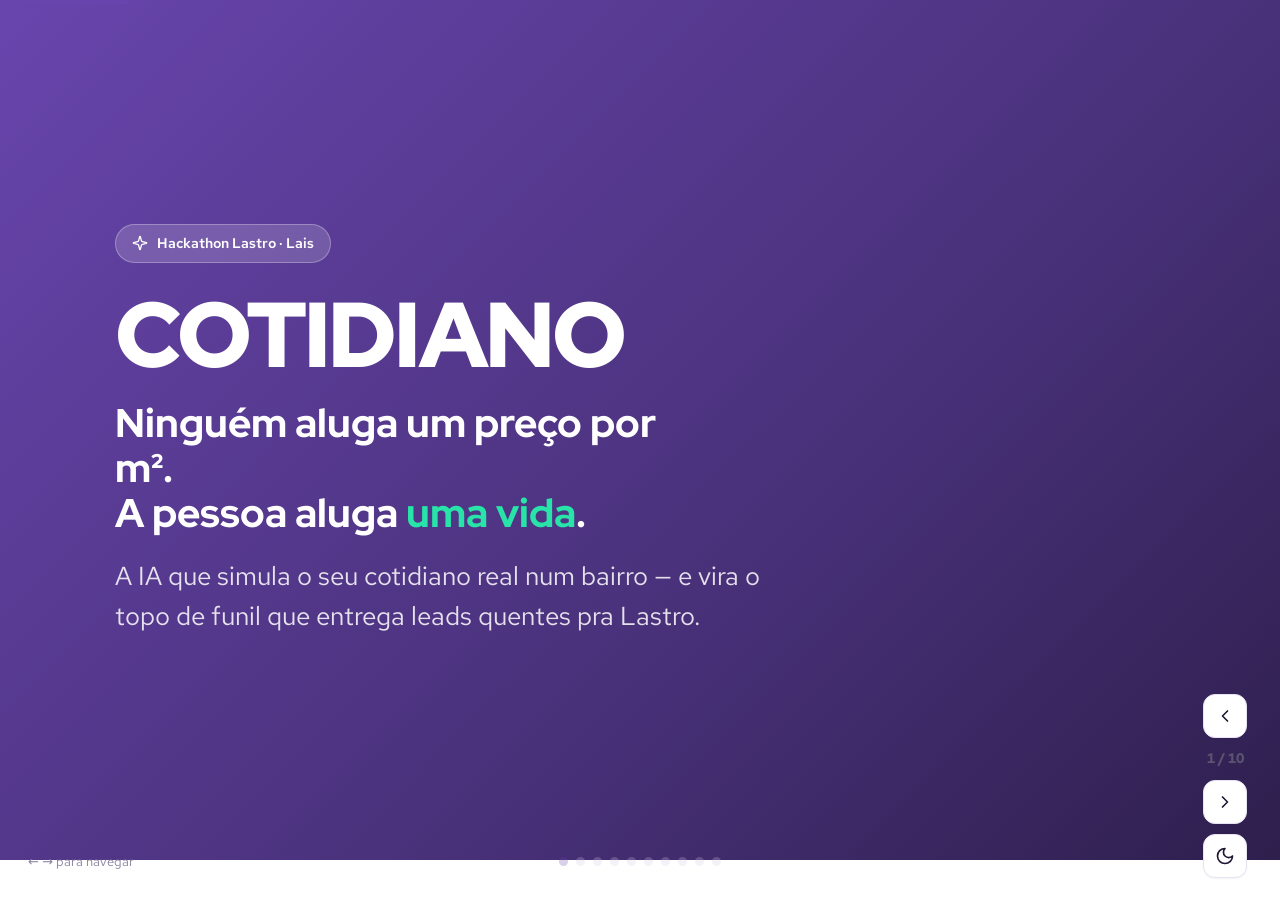
<file: web/pitch.html>
<!DOCTYPE html>
<html lang="pt-BR" data-theme="light">
<head>
  <meta charset="UTF-8" />
  <meta name="viewport" content="width=device-width, initial-scale=1.0" />
  <title>COTIDIANO — Pitch</title>
  <link rel="preconnect" href="https://fonts.googleapis.com" />
  <link rel="preconnect" href="https://fonts.gstatic.com" crossorigin />
  <link href="https://fonts.googleapis.com/css2?family=Red+Hat+Display:wght@400;500;600;700;800;900&family=Red+Hat+Text:wght@400;500;600;700&display=swap" rel="stylesheet" />
  <link rel="stylesheet" href="style.css" />
  <style>
    body { overflow: hidden; }
    .progress { position: fixed; top: 0; left: 0; height: 4px; background: var(--accent); z-index: 50; transition: width .4s ease; }
    .deck { position: relative; height: 100vh; }
    .slide { position: absolute; inset: 0; display: flex; flex-direction: column; justify-content: center;
      padding: 8vh 9vw; opacity: 0; visibility: hidden; transform: translateY(16px);
      transition: opacity .45s ease, transform .45s ease, visibility .45s; overflow-y: auto; }
    .slide.active { opacity: 1; visibility: visible; transform: none; }
    .slide.hero { background: var(--bg-hero); color: var(--text-inverse); }
    .slide.hero .s-tag, .slide.hero h1, .slide.hero h2, .slide.hero p { color: #fff; }

    .s-tag { display: inline-flex; align-items: center; gap: 8px; color: var(--accent); font-weight: 700;
      font-size: 14px; text-transform: uppercase; letter-spacing: .1em; margin-bottom: 18px; }
    .slide.hero .s-tag { color: rgba(255,255,255,.9); }
    .badge { display: inline-flex; align-items: center; gap: 9px; background: rgba(255,255,255,.16);
      border: 1px solid rgba(255,255,255,.28); padding: 8px 16px; border-radius: 999px; font-weight: 600;
      font-size: 14px; margin-bottom: 26px; width: fit-content; }
    .slide h1 { font-size: clamp(40px, 8vw, 92px); font-weight: 900; line-height: .98; letter-spacing: -.03em; }
    .slide h2 { font-size: clamp(28px, 4.6vw, 52px); font-weight: 800; line-height: 1.05; letter-spacing: -.02em; max-width: 20ch; }
    .lead { font-size: clamp(18px, 2.2vw, 26px); color: var(--text-muted); margin-top: 20px; max-width: 40ch; }
    .slide.hero .lead { color: rgba(255,255,255,.85); }
    .tagline { font-family: var(--font-display); font-weight: 800; font-size: clamp(22px, 3.4vw, 40px);
      line-height: 1.12; margin-top: 22px; max-width: 22ch; }
    .quote { font-family: var(--font-display); font-weight: 900; font-size: clamp(30px, 5.5vw, 68px);
      line-height: 1.08; letter-spacing: -.02em; max-width: 16ch; }
    .quote .accent { color: var(--accent); }
    .slide.hero .quote .accent { color: var(--mint); }

    .cards { display: grid; grid-template-columns: repeat(2, 1fr); gap: 18px; margin-top: 30px; max-width: 880px; }
    .pcard { background: var(--card-bg); border: 1px solid var(--border); border-radius: var(--radius);
      padding: 22px; box-shadow: var(--shadow-sm); }
    .slide.hero .pcard { background: rgba(255,255,255,.1); border-color: rgba(255,255,255,.2); }
    .pcard .ic { width: 42px; height: 42px; border-radius: 11px; display: grid; place-items: center;
      background: var(--accent-light); color: var(--accent); margin-bottom: 14px; }
    .slide.hero .pcard .ic { background: rgba(255,255,255,.18); color: #fff; }
    .pcard h3 { font-family: var(--font-display); font-size: 19px; font-weight: 800; margin-bottom: 5px; }
    .pcard p { color: var(--text-muted); font-size: 15px; line-height: 1.45; }
    .slide.hero .pcard p { color: rgba(255,255,255,.82); }

    .points { margin-top: 26px; display: flex; flex-direction: column; gap: 16px; max-width: 720px; }
    .point { display: flex; align-items: flex-start; gap: 14px; font-size: clamp(17px, 2vw, 21px); }
    .point .dot { flex-shrink: 0; width: 30px; height: 30px; border-radius: 9px; display: grid; place-items: center;
      background: var(--accent-light); color: var(--accent); margin-top: 2px; }
    .slide.hero .point .dot { background: rgba(255,255,255,.18); color: #fff; }
    .slide.hero .point { color: rgba(255,255,255,.92); }
    .slide.hero .point b { color: #fff; }
    .point b { font-weight: 700; }

    .big-stat { font-family: var(--font-display); font-weight: 900; font-size: clamp(60px, 11vw, 150px);
      line-height: 1; letter-spacing: -.04em; color: var(--accent); }
    .slide.hero .big-stat { color: var(--mint); }
    .demo-line { margin-top: 26px; padding: 20px 24px; border-radius: var(--radius); background: var(--bg-2);
      border-left: 5px solid var(--accent); max-width: 760px; }
    .demo-line .q { font-family: var(--font-display); font-weight: 800; font-size: clamp(20px, 2.6vw, 30px); }
    .demo-line .a { color: var(--text-muted); margin-top: 8px; font-size: 17px; }

    .chat-eg { margin-top: 12px; background: var(--bg-2); border: 1px solid var(--border); border-radius: 13px;
      border-top-left-radius: 4px; padding: 10px 13px; font-size: 14.5px; font-style: italic; color: var(--text); }
    .pcard .saida { margin-top: 11px; font-size: 15px; color: var(--text-muted); }
    .pcard .saida b { color: var(--accent); font-style: normal; }
    .pcard .num { font-family: var(--font-display); font-weight: 900; color: var(--accent); margin-right: 4px; }

    /* nav */
    .nav { position: fixed; bottom: 22px; right: 28px; display: flex; align-items: center; gap: 10px; z-index: 50; }
    .nav button { width: 44px; height: 44px; border-radius: 12px; border: 1px solid var(--border);
      background: var(--card-bg); color: var(--text); cursor: pointer; display: grid; place-items: center;
      box-shadow: var(--shadow-sm); transition: border-color .15s, color .15s; }
    .nav button:hover { border-color: var(--accent); color: var(--accent); }
    .counter { font-variant-numeric: tabular-nums; font-weight: 700; color: var(--text-muted); font-size: 14px;
      min-width: 54px; text-align: center; }
    .dots { position: fixed; bottom: 30px; left: 50%; transform: translateX(-50%); display: flex; gap: 8px; z-index: 50; }
    .dots i { width: 9px; height: 9px; border-radius: 50%; background: var(--border-strong); cursor: pointer; transition: background .2s, transform .2s; }
    .dots i.on { background: var(--accent); transform: scale(1.25); }
    .hint { position: fixed; bottom: 28px; left: 28px; color: var(--text-dim); font-size: 13px; z-index: 50; }
    .slide.hero ~ .hint { color: var(--text-dim); }

    @media (max-width: 760px) { .cards { grid-template-columns: 1fr; } .dots { display: none; } }
  </style>
</head>
<body>
  <div class="progress" id="progress"></div>
  <div class="deck" id="deck">

    <!-- 1. CAPA -->
    <section class="slide hero active">
      <span class="badge">
        <svg width="16" height="16" viewBox="0 0 24 24" fill="none" stroke="currentColor" stroke-width="2" stroke-linecap="round" stroke-linejoin="round"><path d="M9.937 15.5A2 2 0 0 0 8.5 14.063l-6.135-1.582a.5.5 0 0 1 0-.962L8.5 9.936A2 2 0 0 0 9.937 8.5l1.582-6.135a.5.5 0 0 1 .962 0L14.063 8.5A2 2 0 0 0 15.5 9.937l6.135 1.581a.5.5 0 0 1 0 .964L15.5 14.063a2 2 0 0 0-1.437 1.437l-1.582 6.135a.5.5 0 0 1-.962 0z"/></svg>
        Hackathon Lastro · Lais
      </span>
      <h1>COTIDIANO</h1>
      <p class="tagline">Ninguém aluga um preço por m².<br>A pessoa aluga <span style="color:var(--mint)">uma vida</span>.</p>
      <p class="lead">A IA que simula o seu cotidiano real num bairro — e vira o topo de funil que entrega leads quentes pra Lastro.</p>
    </section>

    <!-- 2. PROBLEMA -->
    <section class="slide">
      <span class="s-tag">
        <svg width="16" height="16" viewBox="0 0 24 24" fill="none" stroke="currentColor" stroke-width="2" stroke-linecap="round" stroke-linejoin="round"><path d="m21.73 18-8-14a2 2 0 0 0-3.48 0l-8 14A2 2 0 0 0 4 21h16a2 2 0 0 0 1.73-3"/><path d="M12 9v4"/><path d="M12 17h.01"/></svg>
        O problema
      </span>
      <h2>Você escolhe pelo aluguel. Você se arrepende pela vida.</h2>
      <div class="points">
        <div class="point"><span class="dot">!</span><span>Condomínio caro, <b>1h30 de trânsito</b>, nenhuma padaria por perto — e um contrato de <b>30 meses</b> preso.</span></div>
        <div class="point"><span class="dot">!</span><span>A pessoa decide olhando o preço do m²… e descobre o <b>custo real da vida</b> tarde demais.</span></div>
        <div class="point"><span class="dot">!</span><span>Pra imobiliária, esse cliente no início da jornada é um <b>lead frio que se perde</b>.</span></div>
      </div>
    </section>

    <!-- 3. SOLUÇÃO -->
    <section class="slide">
      <span class="s-tag">
        <svg width="16" height="16" viewBox="0 0 24 24" fill="none" stroke="currentColor" stroke-width="2" stroke-linecap="round" stroke-linejoin="round"><path d="M12 8V4H8"/><rect width="16" height="12" x="4" y="8" rx="2"/><path d="M2 14h2"/><path d="M20 14h2"/><path d="M15 13v2"/><path d="M9 13v2"/></svg>
        A solução
      </span>
      <h2>A Lais simula o seu cotidiano naquele bairro.</h2>
      <div class="cards">
        <div class="pcard"><div class="ic"><svg width="22" height="22" viewBox="0 0 24 24" fill="none" stroke="currentColor" stroke-width="2" stroke-linecap="round" stroke-linejoin="round"><path d="M21 12V7H5a2 2 0 0 1 0-4h14v4"/><path d="M3 5v14a2 2 0 0 0 2 2h16v-5"/><path d="M18 12a2 2 0 0 0 0 4h4v-4Z"/></svg></div><h3>Custo de vida completo</h3><p>Moradia + condomínio + contas + transporte, com intervalo de confiança. Estimativa transparente.</p></div>
        <div class="pcard"><div class="ic"><svg width="22" height="22" viewBox="0 0 24 24" fill="none" stroke="currentColor" stroke-width="2" stroke-linecap="round" stroke-linejoin="round"><polygon points="3 11 22 2 13 21 11 13 3 11"/></svg></div><h3>Trajeto real</h3><p>Rota por ruas até o <b>seu</b> trabalho — não um endereço genérico.</p></div>
        <div class="pcard"><div class="ic"><svg width="22" height="22" viewBox="0 0 24 24" fill="none" stroke="currentColor" stroke-width="2" stroke-linecap="round" stroke-linejoin="round"><path d="M20 10c0 4.993-5.539 10.193-7.399 11.799a1 1 0 0 1-1.202 0C9.539 20.193 4 14.993 4 10a8 8 0 0 1 16 0Z"/><circle cx="12" cy="10" r="3"/></svg></div><h3>A rotina concreta</h3><p>A padaria que abre 6h, o petshop pro cachorro, o almoço perto do escritório — com nomes reais.</p></div>
        <div class="pcard"><div class="ic"><svg width="22" height="22" viewBox="0 0 24 24" fill="none" stroke="currentColor" stroke-width="2" stroke-linecap="round" stroke-linejoin="round"><path d="m16.24 7.76-1.804 5.411a2 2 0 0 1-1.265 1.265L7.76 16.24l1.804-5.411a2 2 0 0 1 1.265-1.265z"/><circle cx="12" cy="12" r="10"/></svg></div><h3>Score de compatibilidade</h3><p>Uma nota 0–100 ponderada pelo seu perfil: pet, filhos, metrô, orçamento.</p></div>
      </div>
    </section>

    <!-- 4. TRÊS CONVERSAS -->
    <section class="slide">
      <span class="s-tag">
        <svg width="16" height="16" viewBox="0 0 24 24" fill="none" stroke="currentColor" stroke-width="2" stroke-linecap="round" stroke-linejoin="round"><path d="M7.9 20A9 9 0 1 0 4 16.1L2 22Z"/></svg>
        Três conversas com a Laís
      </span>
      <h2>Uma IA, três jeitos de conversar.</h2>
      <div class="cards" style="grid-template-columns:repeat(3,1fr); max-width:1080px">
        <div class="pcard">
          <div class="ic"><svg width="22" height="22" viewBox="0 0 24 24" fill="none" stroke="currentColor" stroke-width="2" stroke-linecap="round" stroke-linejoin="round"><circle cx="11" cy="11" r="8"/><path d="m21 21-4.3-4.3"/></svg></div>
          <h3><span class="num">1 ·</span>Acha meu bairro</h3>
          <div class="chat-eg">"Tenho R$ 5 mil e trabalho na Faria Lima."</div>
          <p class="saida">→ Ela <b>recomenda</b> os bairros que cabem no bolso e ficam perto do seu trabalho.</p>
        </div>
        <div class="pcard">
          <div class="ic"><svg width="22" height="22" viewBox="0 0 24 24" fill="none" stroke="currentColor" stroke-width="2" stroke-linecap="round" stroke-linejoin="round"><path d="m3 9 9-7 9 7v11a2 2 0 0 1-2 2H5a2 2 0 0 1-2-2z"/><polyline points="9 22 9 12 15 12 15 22"/></svg></div>
          <h3><span class="num">2 ·</span>Como seria minha vida</h3>
          <div class="chat-eg">"Já escolhi Pinheiros. Como é o dia a dia?"</div>
          <p class="saida">→ Ela <b>desenha sua rotina</b>: padaria, trajeto, pet e o almoço perto do escritório — com nomes reais.</p>
        </div>
        <div class="pcard">
          <div class="ic"><svg width="22" height="22" viewBox="0 0 24 24" fill="none" stroke="currentColor" stroke-width="2" stroke-linecap="round" stroke-linejoin="round"><path d="M4 14a1 1 0 0 1-.78-1.63l9.9-10.2a.5.5 0 0 1 .86.46l-1.92 6.02A1 1 0 0 0 13 10h7a1 1 0 0 1 .78 1.63l-9.9 10.2a.5.5 0 0 1-.86-.46l1.92-6.02A1 1 0 0 0 11 14z"/></svg></div>
          <h3><span class="num">3 ·</span>E se…? <span style="font-size:13px;color:var(--accent)">(agêntica)</span></h3>
          <div class="chat-eg">"E se fosse R$ 3.500? E indo de bike?"</div>
          <p class="saida">→ Ela <b>recalcula na hora</b>, executando o código. Não decora resposta.</p>
        </div>
      </div>
    </section>

    <!-- 5. DEMO / WOW -->
    <section class="slide">
      <span class="s-tag">
        <svg width="16" height="16" viewBox="0 0 24 24" fill="none" stroke="currentColor" stroke-width="2" stroke-linecap="round" stroke-linejoin="round"><circle cx="12" cy="12" r="10"/><polygon points="10 8 16 12 10 16 10 8"/></svg>
        Demo ao vivo
      </span>
      <h2>Uma IA agêntica que <span style="color:var(--accent)">recalcula de verdade</span>.</h2>
      <div class="demo-line">
        <div class="q">"E se meu orçamento caísse pra R$ 3.500?"</div>
        <div class="a">→ A Lais <b>recomputa os bairros na hora</b>. Ela executa o motor de cálculo — não decora resposta.</div>
      </div>
      <p class="lead">Dois modos: ela te <b>recomenda</b> o bairro ideal, ou você <b>dá um local</b> e ela conta como seria viver ali.</p>
    </section>

    <!-- 5. IMPACTO -->
    <section class="slide hero">
      <span class="s-tag">
        <svg width="16" height="16" viewBox="0 0 24 24" fill="none" stroke="currentColor" stroke-width="2" stroke-linecap="round" stroke-linejoin="round"><path d="M3 3v16a2 2 0 0 0 2 2h16"/><path d="m19 9-5 5-4-4-3 3"/></svg>
        Impacto no negócio
      </span>
      <h2>O topo de funil da Lais.</h2>
      <p class="tagline">A Lais <span style="color:var(--mint)">converte</span> leads.<br>O COTIDIANO <span style="color:var(--mint)">gera leads melhores</span> pra ela converter.</p>
      <div class="points" style="margin-top:30px">
        <div class="point"><span class="dot"><svg width="16" height="16" viewBox="0 0 24 24" fill="none" stroke="currentColor" stroke-width="2.5" stroke-linecap="round" stroke-linejoin="round"><path d="M20 6 9 17l-5-5"/></svg></span><span>A pessoa usa de graça, se engaja e <b>deixa o contato</b> pelo relatório.</span></div>
        <div class="point"><span class="dot"><svg width="16" height="16" viewBox="0 0 24 24" fill="none" stroke="currentColor" stroke-width="2.5" stroke-linecap="round" stroke-linejoin="round"><path d="M20 6 9 17l-5-5"/></svg></span><span>O lead chega <b>já qualificado</b>: orçamento, onde trabalha, estilo, bairros que considerou.</span></div>
        <div class="point"><span class="dot"><svg width="16" height="16" viewBox="0 0 24 24" fill="none" stroke="currentColor" stroke-width="2.5" stroke-linecap="round" stroke-linejoin="round"><path d="M20 6 9 17l-5-5"/></svg></span><span><b>Widget embedável</b> no site da imobiliária → gera lead passivamente.</span></div>
      </div>
    </section>

    <!-- 6. VIABILIDADE -->
    <section class="slide">
      <span class="s-tag">
        <svg width="16" height="16" viewBox="0 0 24 24" fill="none" stroke="currentColor" stroke-width="2" stroke-linecap="round" stroke-linejoin="round"><path d="M12 2v4"/><path d="m16.2 7.8 2.9-2.9"/><path d="M18 12h4"/><path d="m16.2 16.2 2.9 2.9"/><path d="M12 18v4"/><path d="m4.9 19.1 2.9-2.9"/><path d="M2 12h4"/><path d="m4.9 4.9 2.9 2.9"/></svg>
        Viabilidade
      </span>
      <h2>Roda hoje. De graça. Sem quebrar.</h2>
      <div class="points">
        <div class="point"><span class="dot">✓</span><span>Ponta a ponta com <b>fallback offline</b> — o demo não trava sem internet.</span></div>
        <div class="point"><span class="dot">✓</span><span>Dados <b>grátis e sem chave</b>: OpenStreetMap (locais), OSRM (rotas), Nominatim (geocoding).</span></div>
        <div class="point"><span class="dot">✓</span><span><b>Honestidade como força</b>: custo é estimativa com intervalo de confiança, nunca "valor oficial".</span></div>
        <div class="point"><span class="dot">✓</span><span><b>Escalável</b>: dados globais → replicável em qualquer cidade.</span></div>
      </div>
    </section>

    <!-- 7. DIFERENCIAÇÃO -->
    <section class="slide hero">
      <p class="quote">Os portais te mostram <span class="accent">imóveis</span>.<br>A gente te mostra a <span class="accent">sua vida</span>.</p>
    </section>

    <!-- 8. VISÃO -->
    <section class="slide">
      <span class="s-tag">
        <svg width="16" height="16" viewBox="0 0 24 24" fill="none" stroke="currentColor" stroke-width="2" stroke-linecap="round" stroke-linejoin="round"><path d="M2 12s3-7 10-7 10 7 10 7-3 7-10 7-10-7-10-7Z"/><circle cx="12" cy="12" r="3"/></svg>
        Pra onde vai
      </span>
      <h2>De lead magnet a plataforma de decisão.</h2>
      <div class="cards">
        <div class="pcard"><h3>Dados mais ricos</h3><p>Google Places (avaliações/horários) e GTFS da SPTrans (trajeto de ônibus real).</p></div>
        <div class="pcard"><h3>Moat de dados</h3><p>"Quanto você paga?" → base própria de custo real, que ninguém tem.</p></div>
        <div class="pcard"><h3>Verticais</h3><p>Relocação corporativa, estudantes, famílias.</p></div>
        <div class="pcard"><h3>B2B2C</h3><p>Widget pras imobiliárias parceiras — aquisição em escala.</p></div>
      </div>
    </section>

    <!-- 9. FECHAMENTO -->
    <section class="slide hero">
      <span class="badge"><svg width="16" height="16" viewBox="0 0 24 24" fill="none" stroke="currentColor" stroke-width="2" stroke-linecap="round" stroke-linejoin="round"><path d="m3 9 9-7 9 7v11a2 2 0 0 1-2 2H5a2 2 0 0 1-2-2z"/><polyline points="9 22 9 12 15 12 15 22"/></svg> COTIDIANO</span>
      <h1 style="font-size:clamp(34px,6vw,72px)">A sua vida,<br>antes de assinar o contrato.</h1>
      <p class="lead">Dado real de localização e rota. IA agêntica por cima. Lead qualificado no fim. Obrigado! 🙌</p>
    </section>

  </div>

  <div class="progress-wrap"></div>
  <div class="dots" id="dots"></div>
  <div class="hint">← → para navegar</div>
  <div class="nav">
    <button id="prev" title="Anterior"><svg width="20" height="20" viewBox="0 0 24 24" fill="none" stroke="currentColor" stroke-width="2" stroke-linecap="round" stroke-linejoin="round"><path d="m15 18-6-6 6-6"/></svg></button>
    <span class="counter" id="counter">1 / 9</span>
    <button id="next" title="Próximo"><svg width="20" height="20" viewBox="0 0 24 24" fill="none" stroke="currentColor" stroke-width="2" stroke-linecap="round" stroke-linejoin="round"><path d="m9 18 6-6-6-6"/></svg></button>
    <button id="theme" title="Tema"><span id="theme-ic"></span></button>
  </div>

  <script>
    const slides = [...document.querySelectorAll(".slide")];
    const dots = document.getElementById("dots");
    let i = 0;
    slides.forEach((_, k) => { const d = document.createElement("i"); d.onclick = () => go(k); dots.appendChild(d); });
    const SUN = '<svg width="20" height="20" viewBox="0 0 24 24" fill="none" stroke="currentColor" stroke-width="2" stroke-linecap="round" stroke-linejoin="round"><circle cx="12" cy="12" r="4"/><path d="M12 2v2"/><path d="M12 20v2"/><path d="m4.93 4.93 1.41 1.41"/><path d="m17.66 17.66 1.41 1.41"/><path d="M2 12h2"/><path d="M20 12h2"/><path d="m6.34 17.66-1.41 1.41"/><path d="m19.07 4.93-1.41 1.41"/></svg>';
    const MOON = '<svg width="20" height="20" viewBox="0 0 24 24" fill="none" stroke="currentColor" stroke-width="2" stroke-linecap="round" stroke-linejoin="round"><path d="M12 3a6 6 0 0 0 9 9 9 9 0 1 1-9-9Z"/></svg>';

    function go(n) {
      i = Math.max(0, Math.min(slides.length - 1, n));
      slides.forEach((s, k) => s.classList.toggle("active", k === i));
      [...dots.children].forEach((d, k) => d.classList.toggle("on", k === i));
      document.getElementById("counter").textContent = `${i + 1} / ${slides.length}`;
      document.getElementById("progress").style.width = `${(i + 1) / slides.length * 100}%`;
    }
    document.getElementById("next").onclick = () => go(i + 1);
    document.getElementById("prev").onclick = () => go(i - 1);
    document.addEventListener("keydown", (e) => {
      if (e.key === "ArrowRight" || e.key === " ") go(i + 1);
      if (e.key === "ArrowLeft") go(i - 1);
    });
    function theme(t) {
      document.documentElement.setAttribute("data-theme", t);
      localStorage.setItem("cotidiano-theme", t);
      document.getElementById("theme-ic").innerHTML = t === "dark" ? SUN : MOON;
    }
    theme(localStorage.getItem("cotidiano-theme") || "light");
    document.getElementById("theme").onclick = () =>
      theme(document.documentElement.getAttribute("data-theme") === "dark" ? "light" : "dark");
    go(0);
  </script>
</body>
</html>
</file>
<file: web/style.css>
/* ===================== DESIGN SYSTEM — Cotidiano ===================== */
/* Tokens de marca (não mudam entre temas) */
:root {
  --brand-900: #2E1F4D;
  --brand-800: #49317A;
  --brand-600: #6845AD;
  --brand-500: #9664FA;
  --brand-300: #EAE0FE;
  --apricot:   #FF793E;
  --mint:      #28E4A8;
  --aqua:      #4DCFFC;

  --radius: 16px;
  --radius-sm: 10px;
  --sidebar-w: 248px;
  --font-display: "Red Hat Display", system-ui, sans-serif;
  --font-text: "Red Hat Text", system-ui, sans-serif;
}

/* -------- Tema CLARO -------- */
[data-theme="light"] {
  --bg: #FFFFFF;
  --bg-2: #F7F5FC;
  --bg-3: #EFEAF8;
  --bg-hero: linear-gradient(135deg, var(--brand-600) 0%, var(--brand-800) 60%, var(--brand-900) 100%);
  --border: #E8E2F2;
  --border-strong: #D2C8E8;
  --text: #1F1633;
  --text-muted: #5B5470;
  --text-dim: #8A82A0;
  --text-inverse: #FFFFFF;
  --accent: var(--brand-600);
  --accent-light: var(--brand-300);
  --card-bg: #FFFFFF;
  --sidebar-bg: #FAF8FE;
  --shadow-sm: 0 1px 2px rgba(46, 31, 77, .06);
  --shadow-md: 0 4px 16px rgba(46, 31, 77, .10);
  --shadow-lg: 0 16px 40px rgba(46, 31, 77, .16);
  --shadow-brand: 0 10px 28px rgba(104, 69, 173, .30);
  --nav-active-bg: var(--brand-300);
}

/* -------- Tema ESCURO -------- */
[data-theme="dark"] {
  --bg: #141021;
  --bg-2: #1C1633;
  --bg-3: #251D42;
  --bg-hero: linear-gradient(135deg, var(--brand-800) 0%, var(--brand-900) 70%, #1B1233 100%);
  --border: #2C2347;
  --border-strong: #463A66;
  --text: #F3EFFB;
  --text-muted: #B8AED0;
  --text-dim: #897F9F;
  --text-inverse: #1F1633;
  --accent: var(--brand-500);
  --accent-light: #2E2350;
  --card-bg: #1C1633;
  --sidebar-bg: #181230;
  --shadow-sm: 0 1px 2px rgba(0, 0, 0, .4);
  --shadow-md: 0 4px 16px rgba(0, 0, 0, .45);
  --shadow-lg: 0 16px 40px rgba(0, 0, 0, .55);
  --shadow-brand: 0 10px 28px rgba(150, 100, 250, .35);
  --nav-active-bg: #2E2350;
}

/* ===================== BASE ===================== */
* { box-sizing: border-box; margin: 0; padding: 0; }

html, body { height: 100%; }

body {
  font-family: var(--font-text);
  background: var(--bg);
  color: var(--text);
  font-size: 15px;
  line-height: 1.55;
  -webkit-font-smoothing: antialiased;
  transition: background .25s ease, color .25s ease;
}

h1, h2, h3, .brand-name { font-family: var(--font-display); letter-spacing: -.02em; }

a { color: inherit; text-decoration: none; }
svg { display: inline-block; vertical-align: middle; }

/* ===================== LAYOUT ===================== */
.layout { display: flex; min-height: 100vh; }

/* -------- Sidebar -------- */
.sidebar {
  width: var(--sidebar-w);
  flex-shrink: 0;
  background: var(--sidebar-bg);
  border-right: 1px solid var(--border);
  padding: 22px 16px;
  display: flex;
  flex-direction: column;
  gap: 8px;
  position: sticky;
  top: 0;
  height: 100vh;
}

.brand {
  display: flex; align-items: center; gap: 10px;
  padding: 6px 10px 18px;
  font-family: var(--font-display);
  font-weight: 800; font-size: 20px;
}
.brand .brand-mark {
  width: 34px; height: 34px; border-radius: 10px;
  display: grid; place-items: center;
  background: var(--bg-hero); color: #fff;
  box-shadow: var(--shadow-brand);
}

.nav { display: flex; flex-direction: column; gap: 4px; }
.nav-item {
  display: flex; align-items: center; gap: 12px;
  padding: 10px 12px; border-radius: var(--radius-sm);
  color: var(--text-muted); font-weight: 600; font-size: 14px;
  transition: background .15s, color .15s;
}
.nav-item:hover { background: var(--bg-3); color: var(--text); }
.nav-item.active { background: var(--nav-active-bg); color: var(--accent); }
[data-theme="dark"] .nav-item.active { color: var(--brand-500); }

.sidebar-footer { margin-top: auto; }
.theme-toggle {
  width: 100%;
  display: flex; align-items: center; gap: 10px;
  padding: 10px 12px; border-radius: var(--radius-sm);
  background: var(--bg-3); border: 1px solid var(--border);
  color: var(--text-muted); font-family: var(--font-text);
  font-weight: 600; font-size: 14px; cursor: pointer;
  transition: background .15s, color .15s;
}
.theme-toggle:hover { color: var(--text); border-color: var(--border-strong); }

/* -------- Main -------- */
.main { flex: 1; min-width: 0; padding: 0 0 64px; }
.container { max-width: 1080px; margin: 0 auto; padding: 0 32px; }

/* -------- Hero -------- */
.hero {
  background: var(--bg-hero);
  color: var(--text-inverse);
  padding: 64px 32px 72px;
  margin-bottom: 40px;
}
.hero .container { display: flex; flex-direction: column; align-items: flex-start; }
.hero-badge {
  display: inline-flex; align-items: center; gap: 8px;
  background: rgba(255, 255, 255, .15);
  border: 1px solid rgba(255, 255, 255, .25);
  color: #fff; backdrop-filter: blur(6px);
  padding: 7px 14px; border-radius: 999px;
  font-weight: 600; font-size: 13px; margin-bottom: 22px;
}
.hero h1 { font-size: 46px; font-weight: 900; line-height: 1.05; color: #fff; max-width: 18ch; }
.hero-sub { margin-top: 18px; font-size: 18px; color: rgba(255, 255, 255, .85); max-width: 52ch; }
.hero .btn { margin-top: 30px; }

/* -------- Sections -------- */
.panel { margin-bottom: 44px; }
.section-tag {
  display: inline-flex; align-items: center; gap: 7px;
  color: var(--accent); font-weight: 700; font-size: 12.5px;
  text-transform: uppercase; letter-spacing: .08em; margin-bottom: 10px;
}
.panel h2 { font-size: 28px; font-weight: 800; margin-bottom: 6px; }
.panel .lead { color: var(--text-muted); margin-bottom: 24px; max-width: 60ch; }

/* ===================== COMPONENTES ===================== */
.btn {
  display: inline-flex; align-items: center; gap: 9px;
  font-family: var(--font-text); font-weight: 700; font-size: 15px;
  padding: 12px 22px; border-radius: var(--radius-sm);
  border: 1px solid transparent; cursor: pointer;
  transition: transform .08s, box-shadow .15s, background .15s;
}
.btn:active { transform: translateY(1px); }
.btn-primary { background: var(--accent); color: #fff; box-shadow: var(--shadow-brand); }
.btn-primary:hover { background: var(--brand-500); }
.btn-light { background: #fff; color: var(--brand-800); box-shadow: var(--shadow-md); }
.btn-ghost { background: var(--bg-3); color: var(--text); border-color: var(--border); }
.btn-ghost:hover { border-color: var(--border-strong); }

.card {
  background: var(--card-bg); border: 1px solid var(--border);
  border-radius: var(--radius); padding: 22px; box-shadow: var(--shadow-sm);
}

.grid-2 { display: grid; grid-template-columns: 340px 1fr; gap: 24px; align-items: start; }

/* Form */
.field { margin-bottom: 16px; }
.field label {
  display: flex; align-items: center; gap: 7px;
  font-weight: 600; font-size: 13px; color: var(--text-muted); margin-bottom: 7px;
}
.field input, .field select {
  width: 100%; padding: 11px 13px;
  background: var(--bg); color: var(--text);
  border: 1px solid var(--border); border-radius: var(--radius-sm);
  font-family: var(--font-text); font-size: 14.5px; font-weight: 500;
  transition: border-color .15s, box-shadow .15s;
}
.field input:focus, .field select:focus {
  outline: none; border-color: var(--accent);
  box-shadow: 0 0 0 3px var(--accent-light);
}
.field .hint { font-size: 12px; color: var(--text-dim); margin-top: 5px; }

/* Métricas / cards de recomendação */
.metrics { display: grid; grid-template-columns: repeat(3, 1fr); gap: 14px; margin: 18px 0; }
.metric { background: var(--bg-2); border: 1px solid var(--border); border-radius: var(--radius-sm); padding: 16px; }
.metric .metric-label { display: flex; align-items: center; gap: 6px; font-size: 12.5px; color: var(--text-dim); font-weight: 600; }
.metric .metric-value { font-family: var(--font-display); font-size: 24px; font-weight: 800; margin-top: 6px; }
.metric .metric-sub { font-size: 12.5px; color: var(--text-muted); margin-top: 3px; }

.rec-cards { display: grid; gap: 12px; margin-top: 8px; }
.rec-card { display: flex; align-items: center; gap: 14px; padding: 14px 16px; border-radius: var(--radius-sm); border: 1px solid var(--border); background: var(--bg-2); }
.rec-card.top { border-color: var(--accent); box-shadow: var(--shadow-brand); background: var(--card-bg); }
.rec-rank { width: 30px; height: 30px; border-radius: 8px; display: grid; place-items: center; background: var(--accent-light); color: var(--accent); font-weight: 800; flex-shrink: 0; }
.rec-card.top .rec-rank { background: var(--accent); color: #fff; }
.rec-info { flex: 1; min-width: 0; }
.rec-name { font-weight: 700; font-family: var(--font-display); }
.rec-meta { font-size: 12.5px; color: var(--text-muted); }
.rec-price { font-family: var(--font-display); font-weight: 800; font-size: 17px; text-align: right; }
.pill { font-size: 11px; font-weight: 700; padding: 2px 8px; border-radius: 999px; }
.pill.ok { background: color-mix(in srgb, var(--mint) 22%, transparent); color: #0b7a59; }
.pill.over { background: color-mix(in srgb, var(--apricot) 22%, transparent); color: #b8501f; }
[data-theme="dark"] .pill.ok { color: var(--mint); }
[data-theme="dark"] .pill.over { color: var(--apricot); }

/* Chat */
.chat { display: flex; flex-direction: column; height: 100%; }
.chat-messages { display: flex; flex-direction: column; gap: 12px; min-height: 120px; max-height: 440px; overflow-y: auto; margin-bottom: 14px; padding-right: 6px; scroll-behavior: smooth; }
.chat-messages::-webkit-scrollbar { width: 8px; }
.chat-messages::-webkit-scrollbar-thumb { background: var(--border-strong); border-radius: 8px; }
.chat-messages::-webkit-scrollbar-track { background: transparent; }
.msg { max-width: 80%; padding: 12px 15px; border-radius: 14px; font-size: 14.5px; line-height: 1.5; }
.msg.assistant { background: var(--bg-2); border: 1px solid var(--border); border-bottom-left-radius: 4px; align-self: flex-start; }
.msg.user { background: var(--accent); color: #fff; border-bottom-right-radius: 4px; align-self: flex-end; }
.msg strong { font-weight: 700; }
.msg .avatar { display: inline-flex; align-items: center; gap: 7px; font-weight: 700; font-size: 12.5px; color: var(--accent); margin-bottom: 6px; }
.chat-input-row { display: flex; gap: 10px; }
.chat-input-row input { flex: 1; padding: 12px 14px; background: var(--bg); color: var(--text); border: 1px solid var(--border); border-radius: var(--radius-sm); font-family: var(--font-text); font-size: 14.5px; }
.chat-input-row input:focus { outline: none; border-color: var(--accent); box-shadow: 0 0 0 3px var(--accent-light); }
.icon-btn { width: 46px; flex-shrink: 0; display: grid; place-items: center; background: var(--accent); color: #fff; border: none; border-radius: var(--radius-sm); cursor: pointer; }
.icon-btn:hover { background: var(--brand-500); }

/* "digitando..." */
.dots { display: inline-flex; gap: 4px; padding: 4px 0; }
.dots i { width: 7px; height: 7px; border-radius: 50%; background: var(--text-dim); animation: blink 1.4s infinite both; }
.dots i:nth-child(2) { animation-delay: .2s; }
.dots i:nth-child(3) { animation-delay: .4s; }
@keyframes blink { 0%, 80%, 100% { opacity: .25; transform: translateY(0); } 40% { opacity: 1; transform: translateY(-3px); } }

/* Callout */
.callout { display: flex; gap: 14px; padding: 18px 20px; border-radius: var(--radius); border: 1px solid var(--border); border-left: 4px solid var(--apricot); background: var(--bg-2); margin: 8px 0 44px; }
.callout-icon { color: var(--apricot); flex-shrink: 0; margin-top: 2px; }
.callout-title { display: flex; align-items: center; gap: 7px; font-weight: 700; font-family: var(--font-display); margin-bottom: 3px; }
.callout p { color: var(--text-muted); font-size: 14px; }

/* Closing */
.closing { text-align: center; padding: 48px 24px; border-radius: var(--radius); background: var(--bg-hero); color: var(--text-inverse); }
.closing-icon { width: 56px; height: 56px; margin: 0 auto 16px; border-radius: 16px; display: grid; place-items: center; background: rgba(255,255,255,.16); color: #fff; }
.closing h2 { color: #fff; font-size: 26px; }
.closing p { color: rgba(255,255,255,.85); max-width: 48ch; margin: 8px auto 0; }

/* Checkbox + chips (questionário) */
.check { display: flex; align-items: center; gap: 9px; font-weight: 600; font-size: 14px; color: var(--text); margin: 14px 0 10px; cursor: pointer; }
.check input { width: 17px; height: 17px; accent-color: var(--accent); }
.chips { display: flex; flex-wrap: wrap; gap: 8px; }
.chip { display: inline-flex; align-items: center; gap: 7px; padding: 8px 12px; border-radius: 999px; border: 1px solid var(--border); background: var(--bg-2); font-size: 13px; font-weight: 600; color: var(--text-muted); cursor: pointer; transition: border-color .15s, color .15s; }
.chip:hover { border-color: var(--border-strong); }
.chip input { accent-color: var(--accent); }
.chip:has(input:checked) { border-color: var(--accent); color: var(--accent); background: var(--accent-light); }
.trajeto-row { display: flex; align-items: center; gap: 12px; padding: 12px 14px; border-radius: var(--radius-sm); border: 1px solid var(--border); background: var(--bg-2); margin-bottom: 8px; }
.trajeto-row .t-ico { color: var(--accent); flex-shrink: 0; }
.trajeto-row .t-main { flex: 1; min-width: 0; }
.trajeto-row .t-label { font-weight: 700; font-size: 13.5px; }
.trajeto-row .t-dest { font-size: 12.5px; color: var(--text-muted); overflow: hidden; text-overflow: ellipsis; white-space: nowrap; }
.trajeto-row .t-val { font-family: var(--font-display); font-weight: 800; text-align: right; font-size: 15px; }
.trajeto-row .t-val small { display: block; font-weight: 600; font-size: 11px; color: var(--text-dim); }

/* Score de Vida */
.score-card { display: grid; grid-template-columns: 150px 1fr; gap: 22px; align-items: center;
  background: var(--bg-2); border: 1px solid var(--border); border-radius: var(--radius); padding: 18px 20px; margin: 14px 0; }
.score-gauge { text-align: center; }
.score-ring { width: 110px; height: 110px; margin: 0 auto; border-radius: 50%;
  background: conic-gradient(var(--c) calc(var(--p) * 1%), var(--bg-3) 0); display: grid; place-items: center; }
.score-ring-inner { width: 84px; height: 84px; border-radius: 50%; background: var(--card-bg); display: grid; place-items: center; }
.score-num { font-family: var(--font-display); font-size: 30px; font-weight: 900; color: var(--c); line-height: 1; }
.score-num small { font-size: 13px; color: var(--text-dim); font-weight: 700; }
.score-band { font-weight: 700; font-size: 13px; margin-top: 8px; color: var(--c); }
.score-dims { display: flex; flex-direction: column; gap: 9px; }
.score-dim-top { display: flex; justify-content: space-between; font-size: 13px; font-weight: 600; }
.score-dim-top b { font-family: var(--font-display); }
.score-bar { height: 7px; border-radius: 6px; background: var(--bg-3); overflow: hidden; margin: 4px 0; }
.score-bar i { display: block; height: 100%; border-radius: 6px; transition: width .5s ease; }
.score-det { font-size: 12px; color: var(--text-dim); }
@media (max-width: 880px) { .score-card { grid-template-columns: 1fr; } }

/* Mapa (Leaflet) */
.map { height: 320px; border-radius: var(--radius); border: 1px solid var(--border); margin: 14px 0 8px; z-index: 0; }
.map-legend { display: flex; flex-wrap: wrap; gap: 14px; font-size: 12.5px; color: var(--text-muted); margin-bottom: 6px; }
.map-legend span { display: inline-flex; align-items: center; gap: 6px; }
.map-legend i { width: 11px; height: 11px; border-radius: 50%; display: inline-block; }
.leaflet-popup-content { font-family: var(--font-text); font-size: 13px; }
.leaflet-container { font-family: var(--font-text); }

/* Relatório completo */
.report-grid { display: grid; grid-template-columns: 1fr 300px; gap: 28px; }
.report-main h4 { font-family: var(--font-display); font-size: 15px; margin: 18px 0 7px; color: var(--accent); }
.report-resumo { font-size: 16px; line-height: 1.6; }
.report-cols { display: grid; grid-template-columns: 1fr 1fr; gap: 18px; margin-top: 6px; }
.report-cols ul { list-style: none; display: flex; flex-direction: column; gap: 7px; }
.report-cols li { position: relative; padding-left: 24px; font-size: 14px; line-height: 1.45; }
.report-cols .pros li::before { content: "✓"; position: absolute; left: 0; color: #0b7a59; font-weight: 800; }
[data-theme="dark"] .report-cols .pros li::before { color: var(--mint); }
.report-cols .contras li::before { content: "!"; position: absolute; left: 2px; color: var(--apricot); font-weight: 800; }
.report-veredito { margin-top: 18px; padding: 16px 18px; border-radius: var(--radius-sm); background: var(--accent-light); border-left: 4px solid var(--accent); font-weight: 500; }
.report-side { align-self: start; }
.report-cost { background: var(--bg-2); border: 1px solid var(--border); border-radius: var(--radius); padding: 18px; }
.report-cost .rc-total { font-family: var(--font-display); font-size: 30px; font-weight: 900; }
.report-cost .rc-total small { display: block; font-size: 12px; font-weight: 600; color: var(--text-dim); }
.report-cost .rc-ic { font-size: 12.5px; color: var(--text-muted); margin: 4px 0 10px; }
.report-cost table { width: 100%; border-collapse: collapse; font-size: 13.5px; }
.report-cost td { padding: 5px 0; border-top: 1px solid var(--border); }
.report-cost td:last-child { text-align: right; font-weight: 700; font-family: var(--font-display); }
.report-traj, .report-ent { margin-top: 16px; }
.report-traj h4, .report-ent h4 { font-family: var(--font-display); font-size: 14px; margin-bottom: 8px; }
.rt-row { display: flex; justify-content: space-between; font-size: 13.5px; padding: 6px 0; border-top: 1px solid var(--border); }
.chip-static { display: inline-block; padding: 5px 10px; border-radius: 999px; background: var(--bg-3); font-size: 12px; font-weight: 600; color: var(--text-muted); margin: 0 4px 6px 0; }
@media (max-width: 880px) { .report-grid { grid-template-columns: 1fr; } .report-cols { grid-template-columns: 1fr; } }

/* Lead form */
.lead-box { margin-top: 20px; padding: 18px; border-radius: var(--radius); border: 1px dashed var(--border-strong); background: var(--bg-2); }
.lead-box .row { display: flex; gap: 10px; flex-wrap: wrap; }
.lead-box input { flex: 1; min-width: 160px; }
.note { font-size: 13px; color: var(--text-dim); display: flex; align-items: center; gap: 7px; }
.hidden { display: none !important; }

/* Responsivo */
@media (max-width: 880px) {
  .sidebar { position: fixed; z-index: 30; transform: translateX(-100%); transition: transform .2s; }
  .sidebar.open { transform: translateX(0); }
  .grid-2 { grid-template-columns: 1fr; }
  .hero h1 { font-size: 34px; }
  .metrics { grid-template-columns: 1fr; }
}
</file>
